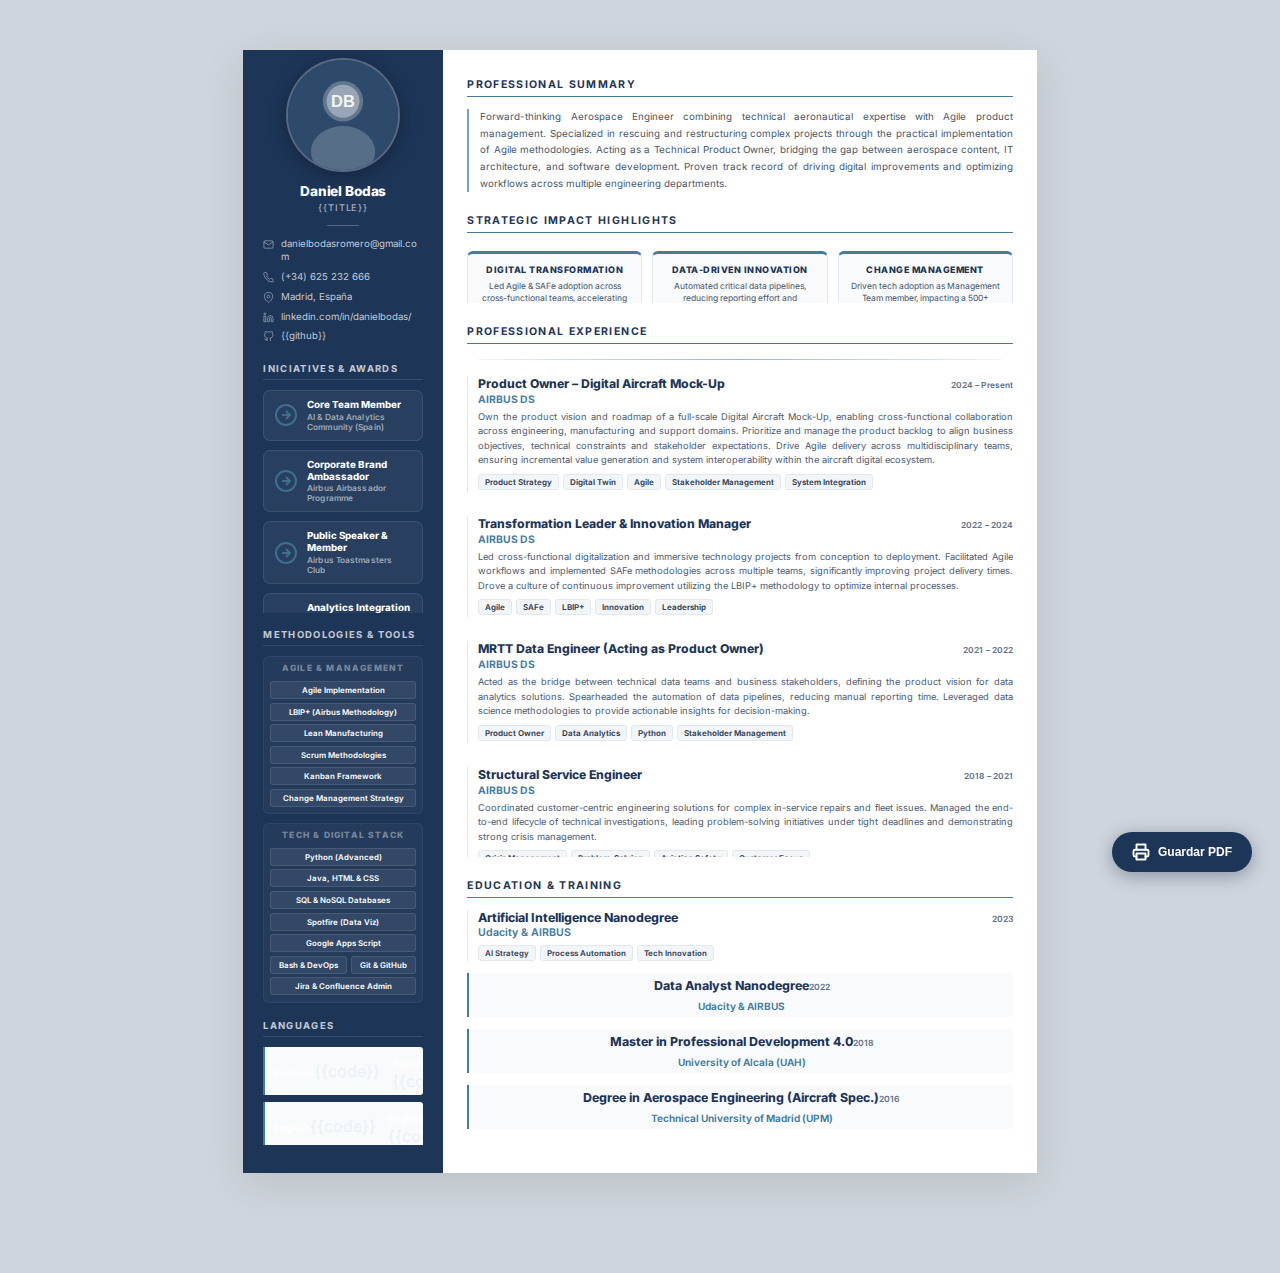
<file: index.html>
<!DOCTYPE html>
<html lang="es">

<head>
    <meta charset="UTF-8">
    <meta name="viewport" content="width=device-width, initial-scale=1.0">
    <title>CV Generator</title>
    <link rel="preconnect" href="https://fonts.googleapis.com">
    <link rel="preconnect" href="https://fonts.gstatic.com" crossorigin>
    <link
        href="https://fonts.googleapis.com/css2?family=Inter:ital,wght@0,300;0,400;0,500;0,600;0,700;0,800;1,300&display=swap"
        rel="stylesheet">
    <link rel="icon" href="data:,">
    <link rel="stylesheet" href="css/main.css">
</head>

<body>

    <!-- Botón flotante FUERA del A4, no interfiere con la impresión -->
    <div class="print-fab hide-on-print" title="Guardar como PDF (Ctrl+P)">
        <button onclick="window.print()" id="btn-print">
            <svg xmlns="http://www.w3.org/2000/svg" width="18" height="18" viewBox="0 0 24 24" fill="none"
                stroke="currentColor" stroke-width="2.5" stroke-linecap="round" stroke-linejoin="round">
                <polyline points="6 9 6 2 18 2 18 9"></polyline>
                <path d="M6 18H4a2 2 0 0 1-2-2v-5a2 2 0 0 1 2-2h16a2 2 0 0 1 2 2v5a2 2 0 0 1-2 2h-2"></path>
                <rect x="6" y="14" width="12" height="8"></rect>
            </svg>
            <span>Guardar PDF</span>
        </button>
    </div>

    <!-- Hoja A4 pura, sin botones dentro -->
    <main id="cv-page" class="page-a4">
        <div id="loading-screen">
            <span>Generando CV…</span>
        </div>
    </main>

    <script src="jss/app.js"></script>
</body>

</html>
</file>
<file: css/main.css>
/* ============================================================
   VARIABLES GLOBALES  (sobreescritas por JS desde master.json)
   ============================================================ */
:root {
    --primary: #1d3557;
    --accent: #457b9d;
    --sidebar-bg: #1d3557;
    --sidebar-text: #e8f1f8;
    --main-bg: #ffffff;
    --text: #1e293b;
    --text-muted: #64748b;
    --border: #e2e8f0;
    --font: 'Inter', system-ui, sans-serif;

    --a4-w: 210mm;
    --a4-h: 297mm;

    --sidebar-w: 200px;
    --sidebar-pad: 20px;
    --main-pad: 24px;
    --section-gap: 18px;
    --page-v-pad: 28px;
}

/* ============================================================
   RESET
   ============================================================ */
*,
*::before,
*::after {
    box-sizing: border-box;
    margin: 0;
    padding: 0;
}

body {
    background: #cfd5dc;
    font-family: var(--font);
    color: var(--text);
    display: flex;
    flex-direction: column;
    align-items: center;
    padding: 50px 0 100px;
    min-height: 100vh;
    -webkit-print-color-adjust: exact;
    print-color-adjust: exact;
}

/* ============================================================
   BOTÓN PDF
   ============================================================ */
.print-fab {
    position: fixed;
    bottom: 28px;
    right: 28px;
    z-index: 9999;
}

.print-fab button {
    display: flex;
    align-items: center;
    gap: 8px;
    background: var(--primary);
    color: #fff;
    border: none;
    padding: 11px 20px;
    border-radius: 50px;
    font-weight: 600;
    font-size: 12px;
    cursor: pointer;
    box-shadow: 0 4px 18px rgba(29, 53, 87, 0.40);
    transition: transform 0.2s;
}

.print-fab button:hover {
    transform: translateY(-3px);
}

/* ============================================================
   HOJA A4
   ============================================================ */
.page-a4 {
    width: var(--a4-w);
    height: var(--a4-h);
    background: var(--main-bg);
    box-shadow: 0 10px 40px rgba(0, 0, 0, 0.1);
    display: grid;
    overflow: hidden;
    position: relative;
}

.area-container {
    display: flex;
    flex-direction: column;
    justify-content: flex-start;
    /* Secciones agrupadas al principio */
    overflow: hidden;
    height: 100%;
}

.cv-section {
    min-height: 0;
    flex-shrink: 1;
    display: flex;
    flex-direction: column;
    overflow: hidden;
    position: relative;
    margin-top: var(--section-gap);
    /* Separación elegante y controlada */
}

.cv-section:first-child {
    margin-top: 0;
}

/* En la columna principal damos mas aire entre bloques. */
.area-main .cv-section {
    margin-top: calc(var(--section-gap) + 6px);
}

.area-main .cv-section:first-child {
    margin-top: 0;
}

.area-sidebar {
    background: var(--sidebar-bg);
    color: var(--sidebar-text);
    padding: var(--page-v-pad) var(--sidebar-pad);
    display: flex;
    flex-direction: column;
    /* Eliminamos gap para usar margin-top uniforme de las secciones */
    height: var(--a4-h);
}

.area-main {
    background: var(--main-bg);
    padding: var(--page-v-pad) var(--main-pad);
    overflow: hidden;
    height: 100%;
}

/* ============================================================
   MODOS DE DEBUG (0: Off, 1: Low, 2: High)
   ============================================================ */

/* Común */
[class*="debug-level-"] .area-container,
[class*="debug-level-"] .cv-section {
    position: relative;
}

[class*="debug-level-"] .debug-section-tag {
    position: absolute;
    z-index: 1000;
    font-family: monospace;
    pointer-events: none;
}

/* NIVEL 1: Subtle (Info útil sin tapar todo) */
.debug-level-1 .area-container {
    outline: 2px dashed #ff4444;
}

.debug-level-1 .area-container:not(.area-sidebar) {
    background: rgba(255, 0, 0, 0.02);
}

.debug-level-1 .area-container::after {
    content: "ZONA: " attr(data-area);
    position: absolute;
    top: 2px;
    right: 4px;
    font-size: 8px;
    font-weight: 800;
    color: white;
    background: #ff4444;
    padding: 1px 5px;
    border-radius: 3px;
    text-transform: uppercase;
    z-index: 1000;
}

.debug-level-1 .cv-section {
    outline: 1.5px dashed rgba(255, 68, 68, 0.5);
}

.debug-level-1 .debug-section-tag {
    top: 0px;
    right: 0px;
    font-size: 7px;
    font-weight: 800;
    color: white;
    background: #ff4444;
    padding: 2px 7px;
    border-bottom-left-radius: 4px;
    white-space: nowrap;
}

/* NIVEL 2: MODO X-RAY (Diagnóstico Profundo) */
.debug-level-2 {
    background: #000 !important;
    /* Resaltar la hoja blanca */
}

/* Visualizar Margen del Folio PDF */
.debug-level-2.page-a4::before {
    content: "PDF PADDING / MARGINS";
    position: absolute;
    inset: 0;
    border: 15px solid rgba(255, 0, 255, 0.1);
    pointer-events: none;
    z-index: 9999;
    font-size: 8px;
    color: #ff00ff;
    text-align: right;
}

/* Diferenciar Áreas por Color */
.debug-level-2 .area-sidebar {
    outline: 2px dashed #6366f1;
    /* Indigo */
    background: rgba(99, 102, 241, 0.05);
}

.debug-level-2 .area-sidebar::after {
    color: #6366f1;
}

.debug-level-2 .area-main {
    outline: 2px dashed #10b981;
    /* Emerald */
    background: rgba(16, 185, 129, 0.05);
}

.debug-level-2 .area-main::after {
    color: #10b981;
}

.debug-level-2 .area-container::after {
    content: "AREA: " attr(data-area);
    position: absolute;
    bottom: -14px;
    left: 4px;
    font-size: 10px;
    font-weight: 900;
    text-transform: uppercase;
}

/* Secciones y Gaps */
.debug-level-2 .cv-section {
    outline: 1px solid #00ffff;
    background: rgba(0, 255, 255, 0.03);
    overflow: visible !important;
}

.debug-level-2 .cv-section::after {
    content: "GAP: " var(--section-gap);
    position: absolute;
    top: calc(var(--section-gap) * -1);
    left: -10px;
    height: var(--section-gap);
    border-left: 2px solid #ff5500;
    color: #ff5500;
    font-size: 7px;
    display: flex;
    align-items: center;
    padding-left: 4px;
}

/* Cabecera vs Contenido */
.debug-level-2 .cv-section h2 {
    background: rgba(0, 255, 255, 0.2) !important;
    outline: 1px dashed #00ffff !important;
}

.debug-level-2 .cv-section h2::before {
    content: "HEADER";
    position: absolute;
    left: -45px;
    font-size: 7px;
    color: rgba(0, 255, 255, 0.6);
}

.debug-level-2 .cv-section>*:not(h2):not(.debug-section-tag) {
    visibility: hidden;
    /* Oculta contenido pero mantiene volumen */
    background: rgba(255, 255, 0, 0.02);
    outline: 1px dotted rgba(255, 255, 0, 0.2);
}

/* Overlay Técnico */
.debug-level-2 .debug-section-tag {
    top: -12px;
    right: 0;
    background: #00ffff;
    color: #000;
    font-size: 8px;
    padding: 1px 4px;
    border-radius: 2px;
}

/* Resaltar Overflow en Naranja */
.debug-level-2 .cv-section.is-overflowing {
    outline: 4px solid #ff5500 !important;
    background: rgba(255, 85, 0, 0.1) !important;
}

/* ============================================================
   TIPOGRAFÍA Y SKILL BARS
   ============================================================ */
h2 {
    font-size: 10.6px;
    font-weight: 700;
    text-transform: uppercase;
    letter-spacing: 1.35px;
    color: var(--primary);
    margin-bottom: 10px;
    padding-bottom: 5px;
    border-bottom: 1px solid var(--accent);
}

.area-main h2 {
    margin-bottom: 12px;
}

.area-sidebar h2 {
    color: #ffffff;
    opacity: 0.74;
    font-size: 9.5px;
    border-bottom-color: rgba(255, 255, 255, 0.15);
}

.skill-bar {
    height: 3px;
    border-radius: 99px;
    background: rgba(255, 255, 255, 0.12);
    overflow: hidden;
}

.skill-fill {
    height: 100%;
    border-radius: 99px;
    background: rgba(255, 255, 255, 0.70);
}

.skills-list {
    display: flex;
    flex-direction: column;
    gap: 7px;
}

.skill-item {
    display: flex;
    flex-direction: column;
    gap: 3px;
}

.skill-row {
    display: flex;
    justify-content: space-between;
    align-items: baseline;
}

.skill-name {
    font-size: 10px;
    font-weight: 600;
    color: rgba(255, 255, 255, 0.88);
}

.skill-pct {
    font-size: 8px;
    color: rgba(255, 255, 255, 0.38);
}

.overflow-indicator {
    display: flex;
    align-items: center;
    justify-content: flex-start;
    gap: 4px;
    font-size: 7.6px;
    font-weight: 500;
    color: var(--text-muted);
    background: transparent;
    padding: 3px 10px;
    border: none;
    border-left: 1.5px dashed #cbd5e1;
    border-radius: 0;
    margin-top: 2px;
    text-transform: none;
    letter-spacing: 0.1px;
    opacity: 0.7;
}

.overflow-indicator svg {
    opacity: 0.6;
    color: var(--text-muted);
    width: 9px;
    height: 9px;
}

/* IMPRESIÓN */
@page {
    size: A4 portrait;
    margin: 0;
}

@media print {

    html,
    body {
        width: 210mm;
        height: 297mm;
        background: white;
        margin: 0;
        padding: 0;
    }

    .hide-on-print,
    .debug-section-tag,
    [class*="debug-level-"]::after,
    .cv-section.is-overflowing::before {
        display: none !important;
    }

    .page-a4 {
        width: 210mm !important;
        height: 297mm !important;
        box-shadow: none !important;
        -webkit-print-color-adjust: exact !important;
        print-color-adjust: exact !important;
    }

    .area-container,
    .cv-section {
        outline: none !important;
        box-shadow: none !important;
    }
}
</file>
